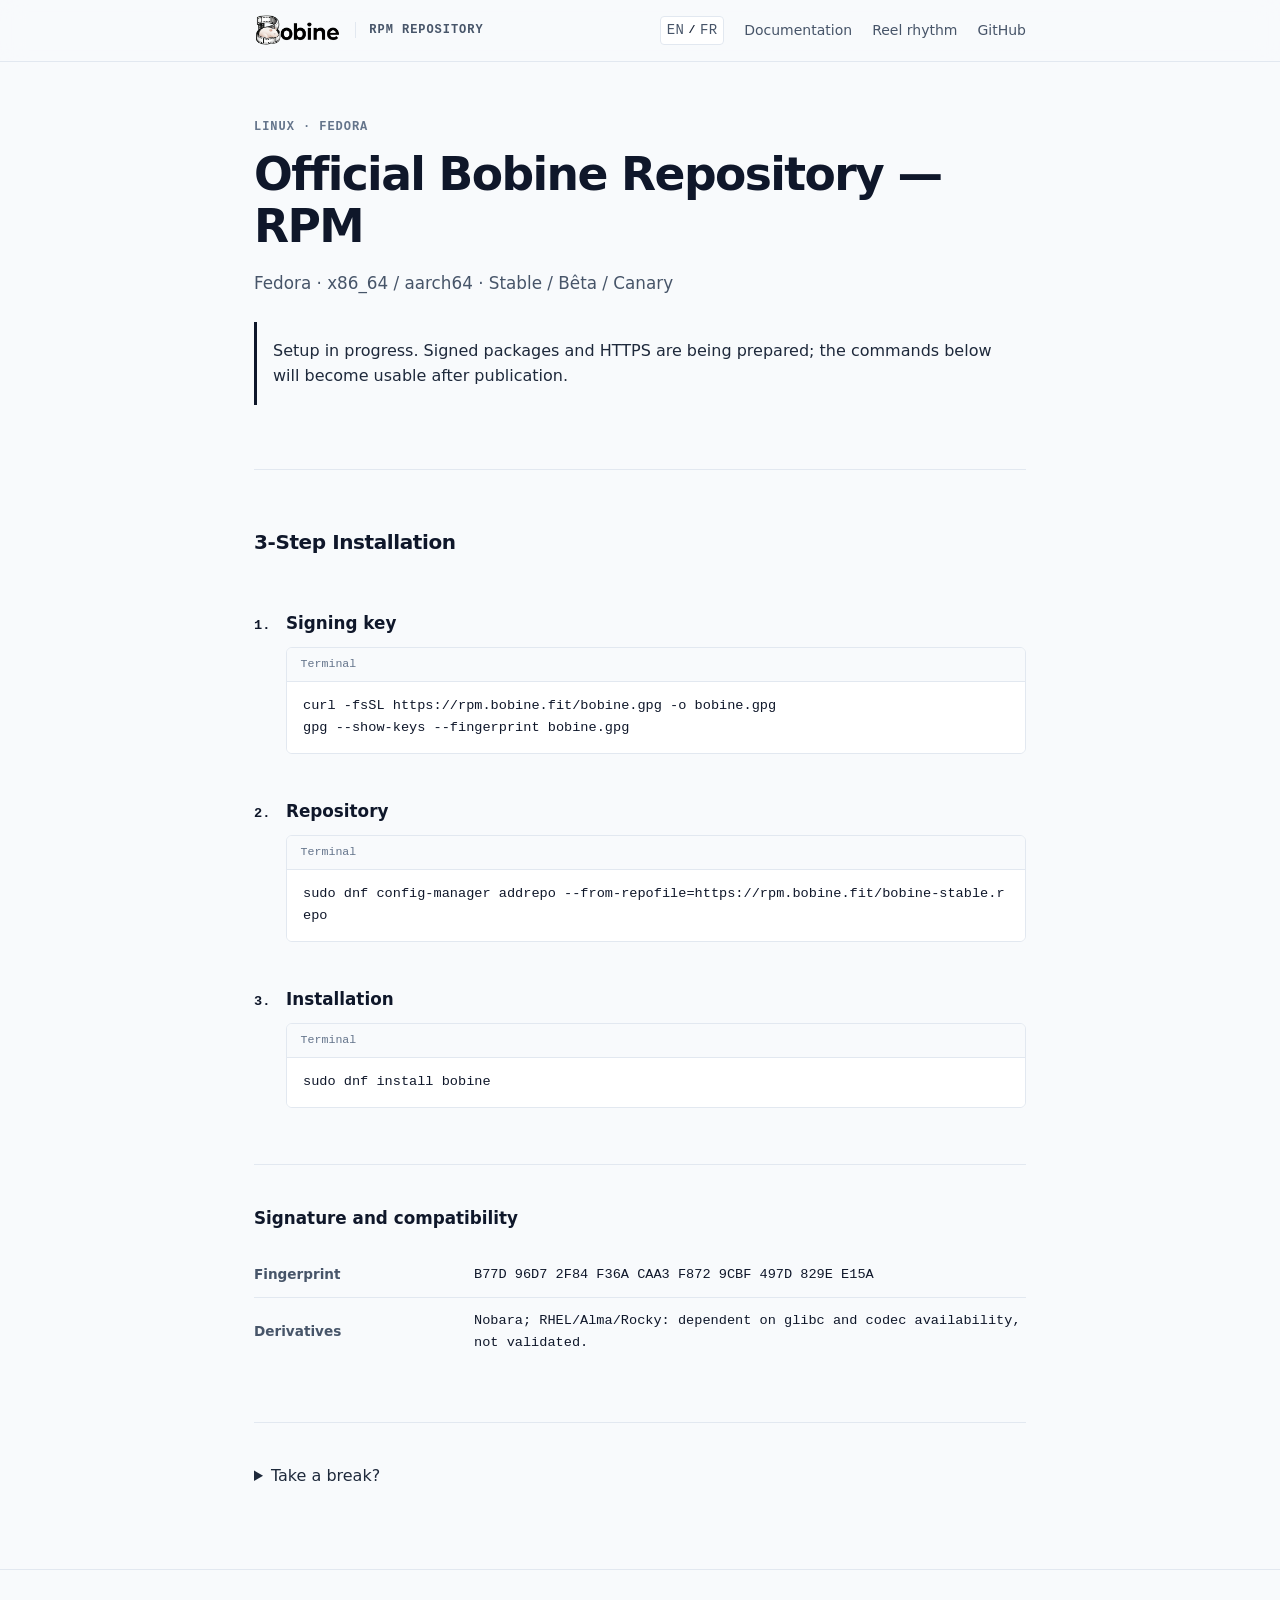
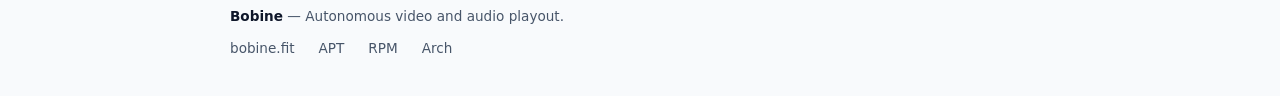
<file: index.html>
<!doctype html><html lang="en"><head><meta charset="utf-8"><meta name="viewport" content="width=device-width,initial-scale=1"><title>Bobine Repository — RPM</title><meta name="description" content="Bobine Repository — RPM"><meta name="robots" content="index,follow"><link rel="canonical" href="https://rpm.bobine.fit/"><link rel="stylesheet" href="/assets/repository.css"><link rel="icon" href="/logo_bobine_entier.png"></head><body><header class="site-header"><div class="site-header__inner"><a href="https://bobine.fit" class="site-brand"><img src="/logo_bobine_entier.png" class="site-brand__logo" alt="Bobine" width="261" height="96"><span class="site-brand__divider" aria-hidden="true"></span><span class="site-brand__label">RPM Repository</span></a><nav class="site-nav" aria-label="Navigation"><div class="lang-switch"><a class="site-nav__link" href="/" lang="en">EN</a><span aria-hidden="true">/</span><a class="site-nav__link" href="/fr/" lang="fr">FR</a></div><a class="site-nav__link" href="https://bobine.fit/en/documentation">Documentation</a><a class="site-nav__link" href="/game/">Reel rhythm</a><a class="site-nav__link" href="https://github.com/FantasmaGlad/Bobine">GitHub</a></nav></div></header><main class="page-main"><section class="hero"><span class="hero__category">Linux · Fedora</span><h1 class="hero__title">Official Bobine Repository — RPM</h1><p class="hero__desc">Fedora · x86_64 / aarch64 · Stable / Bêta / Canary</p><p class="repo-notice" role="status">Setup in progress. Signed packages and HTTPS are being prepared; the commands below will become usable after publication.</p></section><section class="install-flow"><h2 class="flow-section-title">3-Step Installation</h2><article class="install-step"><div class="install-step__header"><span class="install-step__num">1.</span><h3 class="install-step__title">Signing key</h3></div><div class="command-wrapper"><div class="command-header"><span>Terminal</span></div><div class="command-body"><pre><code>curl -fsSL https://rpm.bobine.fit/bobine.gpg -o bobine.gpg
gpg --show-keys --fingerprint bobine.gpg</code></pre></div></div></article><article class="install-step"><div class="install-step__header"><span class="install-step__num">2.</span><h3 class="install-step__title">Repository</h3></div><div class="command-wrapper"><div class="command-header"><span>Terminal</span></div><div class="command-body"><pre><code>sudo dnf config-manager addrepo --from-repofile=https://rpm.bobine.fit/bobine-stable.repo</code></pre></div></div></article><article class="install-step"><div class="install-step__header"><span class="install-step__num">3.</span><h3 class="install-step__title">Installation</h3></div><div class="command-wrapper"><div class="command-header"><span>Terminal</span></div><div class="command-body"><pre><code>sudo dnf install bobine</code></pre></div></div></article></section><section class="specs-section"><h2 class="specs-section__title">Signature and compatibility</h2><table class="specs-table"><tr><th scope="row">Fingerprint</th><td><code>B77D 96D7 2F84 F36A CAA3 F872 9CBF 497D 829E E15A</code></td></tr><tr><th scope="row">Derivatives</th><td>Nobara; RHEL/Alma/Rocky: dependent on glibc and codec availability, not validated.</td></tr></table></section><section class="specs-section"><details><summary>Take a break?</summary><p><a href="/game/">Reel rhythm</a> · One local game, no account or tracking.</p></details></section></main><footer class="site-footer"><div class="site-footer__inner"><div class="site-footer__top"><p class="site-footer__copy"><strong>Bobine</strong> — Autonomous video and audio playout.</p><nav class="site-footer__links"><a href="https://bobine.fit">bobine.fit</a><a href="https://apt.bobine.fit">APT</a><a href="https://rpm.bobine.fit">RPM</a><a href="https://arch.bobine.fit">Arch</a></nav></div></div></footer></body></html>
</file>
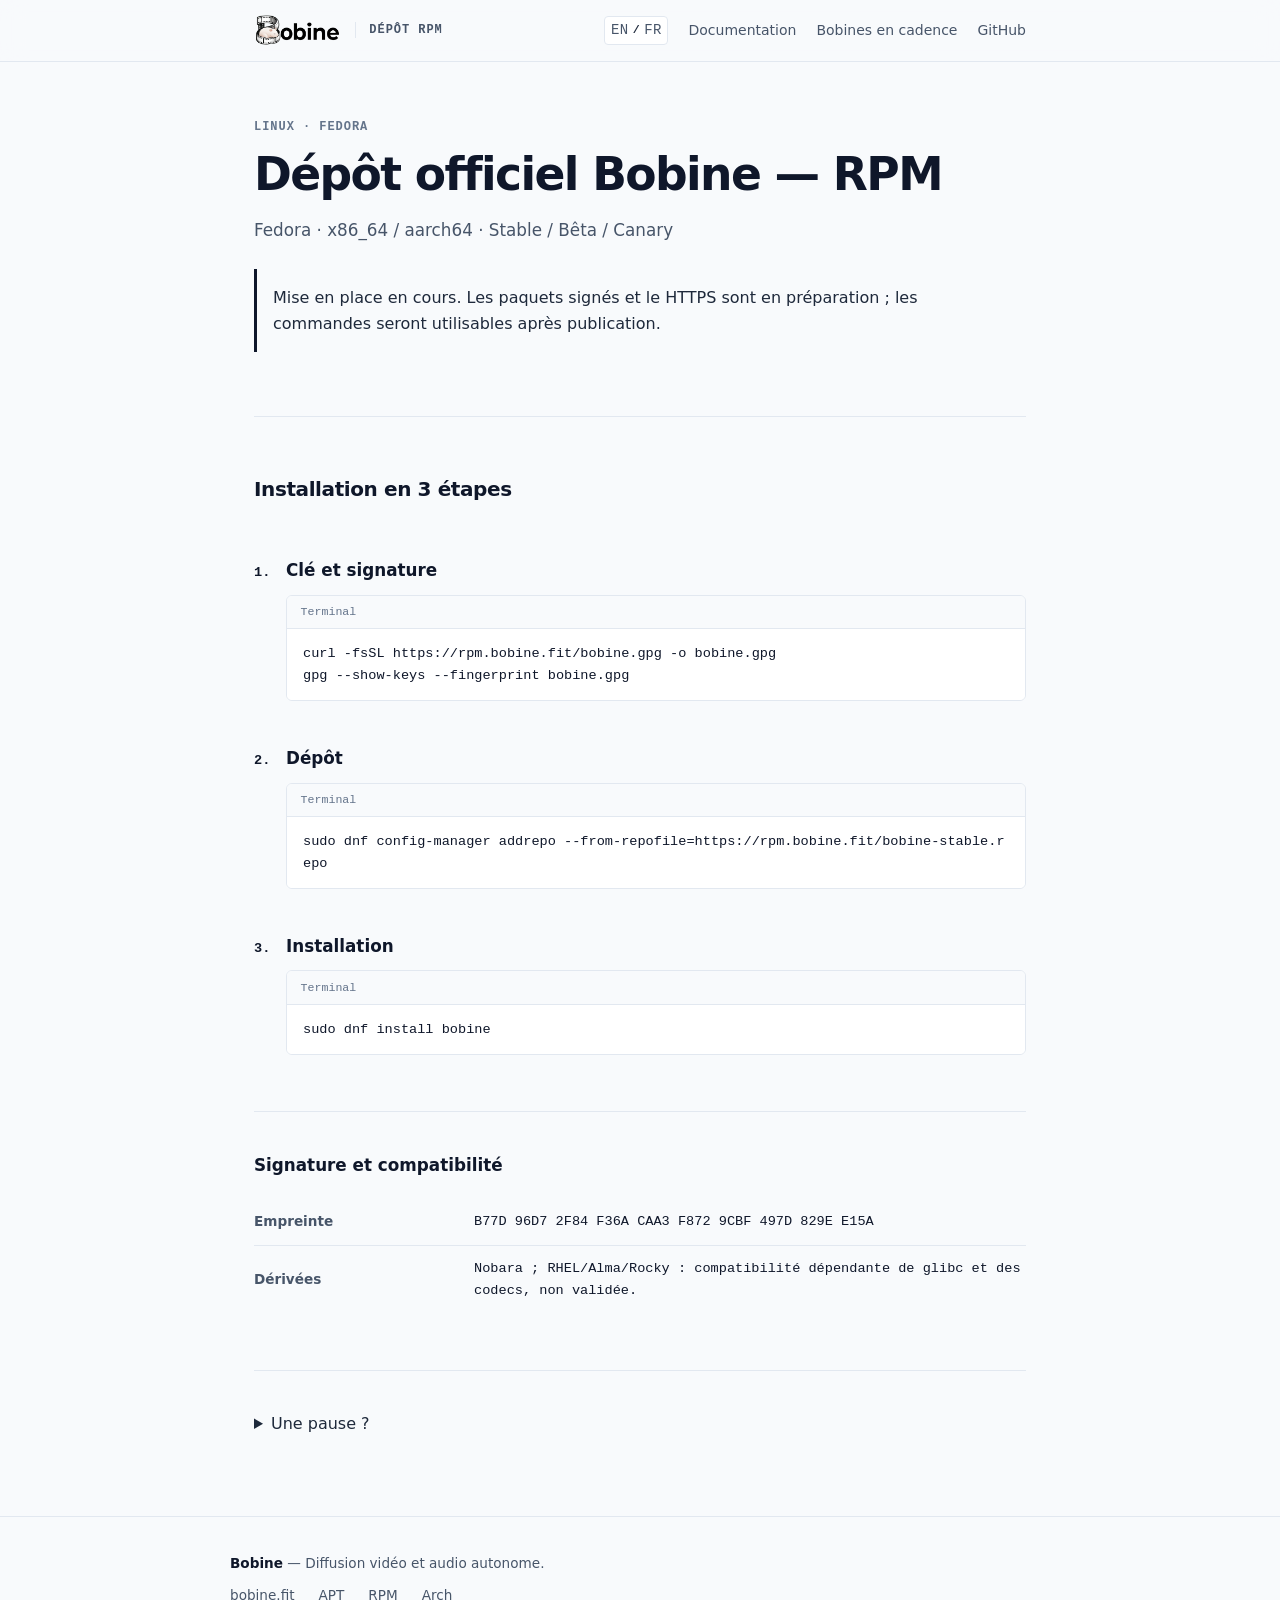
<file: fr/index.html>
<!doctype html><html lang="fr"><head><meta charset="utf-8"><meta name="viewport" content="width=device-width,initial-scale=1"><title>Dépôt Bobine RPM</title><meta name="description" content="Dépôt Bobine RPM"><meta name="robots" content="index,follow"><link rel="canonical" href="https://rpm.bobine.fit/fr/"><link rel="stylesheet" href="/assets/repository.css"><link rel="icon" href="/logo_bobine_entier.png"></head><body><header class="site-header"><div class="site-header__inner"><a href="https://bobine.fit" class="site-brand"><img src="/logo_bobine_entier.png" class="site-brand__logo" alt="Bobine" width="261" height="96"><span class="site-brand__divider" aria-hidden="true"></span><span class="site-brand__label">Dépôt RPM</span></a><nav class="site-nav" aria-label="Navigation"><div class="lang-switch"><a class="site-nav__link" href="/" lang="en">EN</a><span aria-hidden="true">/</span><a class="site-nav__link" href="/fr/" lang="fr">FR</a></div><a class="site-nav__link" href="https://bobine.fit/fr/documentation">Documentation</a><a class="site-nav__link" href="/fr/jeu/">Bobines en cadence</a><a class="site-nav__link" href="https://github.com/FantasmaGlad/Bobine">GitHub</a></nav></div></header><main class="page-main"><section class="hero"><span class="hero__category">Linux · Fedora</span><h1 class="hero__title">Dépôt officiel Bobine — RPM</h1><p class="hero__desc">Fedora · x86_64 / aarch64 · Stable / Bêta / Canary</p><p class="repo-notice" role="status">Mise en place en cours. Les paquets signés et le HTTPS sont en préparation ; les commandes seront utilisables après publication.</p></section><section class="install-flow"><h2 class="flow-section-title">Installation en 3 étapes</h2><article class="install-step"><div class="install-step__header"><span class="install-step__num">1.</span><h3 class="install-step__title">Clé et signature</h3></div><div class="command-wrapper"><div class="command-header"><span>Terminal</span></div><div class="command-body"><pre><code>curl -fsSL https://rpm.bobine.fit/bobine.gpg -o bobine.gpg
gpg --show-keys --fingerprint bobine.gpg</code></pre></div></div></article><article class="install-step"><div class="install-step__header"><span class="install-step__num">2.</span><h3 class="install-step__title">Dépôt</h3></div><div class="command-wrapper"><div class="command-header"><span>Terminal</span></div><div class="command-body"><pre><code>sudo dnf config-manager addrepo --from-repofile=https://rpm.bobine.fit/bobine-stable.repo</code></pre></div></div></article><article class="install-step"><div class="install-step__header"><span class="install-step__num">3.</span><h3 class="install-step__title">Installation</h3></div><div class="command-wrapper"><div class="command-header"><span>Terminal</span></div><div class="command-body"><pre><code>sudo dnf install bobine</code></pre></div></div></article></section><section class="specs-section"><h2 class="specs-section__title">Signature et compatibilité</h2><table class="specs-table"><tr><th scope="row">Empreinte</th><td><code>B77D 96D7 2F84 F36A CAA3 F872 9CBF 497D 829E E15A</code></td></tr><tr><th scope="row">Dérivées</th><td>Nobara ; RHEL/Alma/Rocky : compatibilité dépendante de glibc et des codecs, non validée.</td></tr></table></section><section class="specs-section"><details><summary>Une pause ?</summary><p><a href="/fr/jeu/">Bobines en cadence</a> · Un jeu local, sans compte ni suivi.</p></details></section></main><footer class="site-footer"><div class="site-footer__inner"><div class="site-footer__top"><p class="site-footer__copy"><strong>Bobine</strong> — Diffusion vidéo et audio autonome.</p><nav class="site-footer__links"><a href="https://bobine.fit">bobine.fit</a><a href="https://apt.bobine.fit">APT</a><a href="https://rpm.bobine.fit">RPM</a><a href="https://arch.bobine.fit">Arch</a></nav></div></div></footer></body></html>
</file>
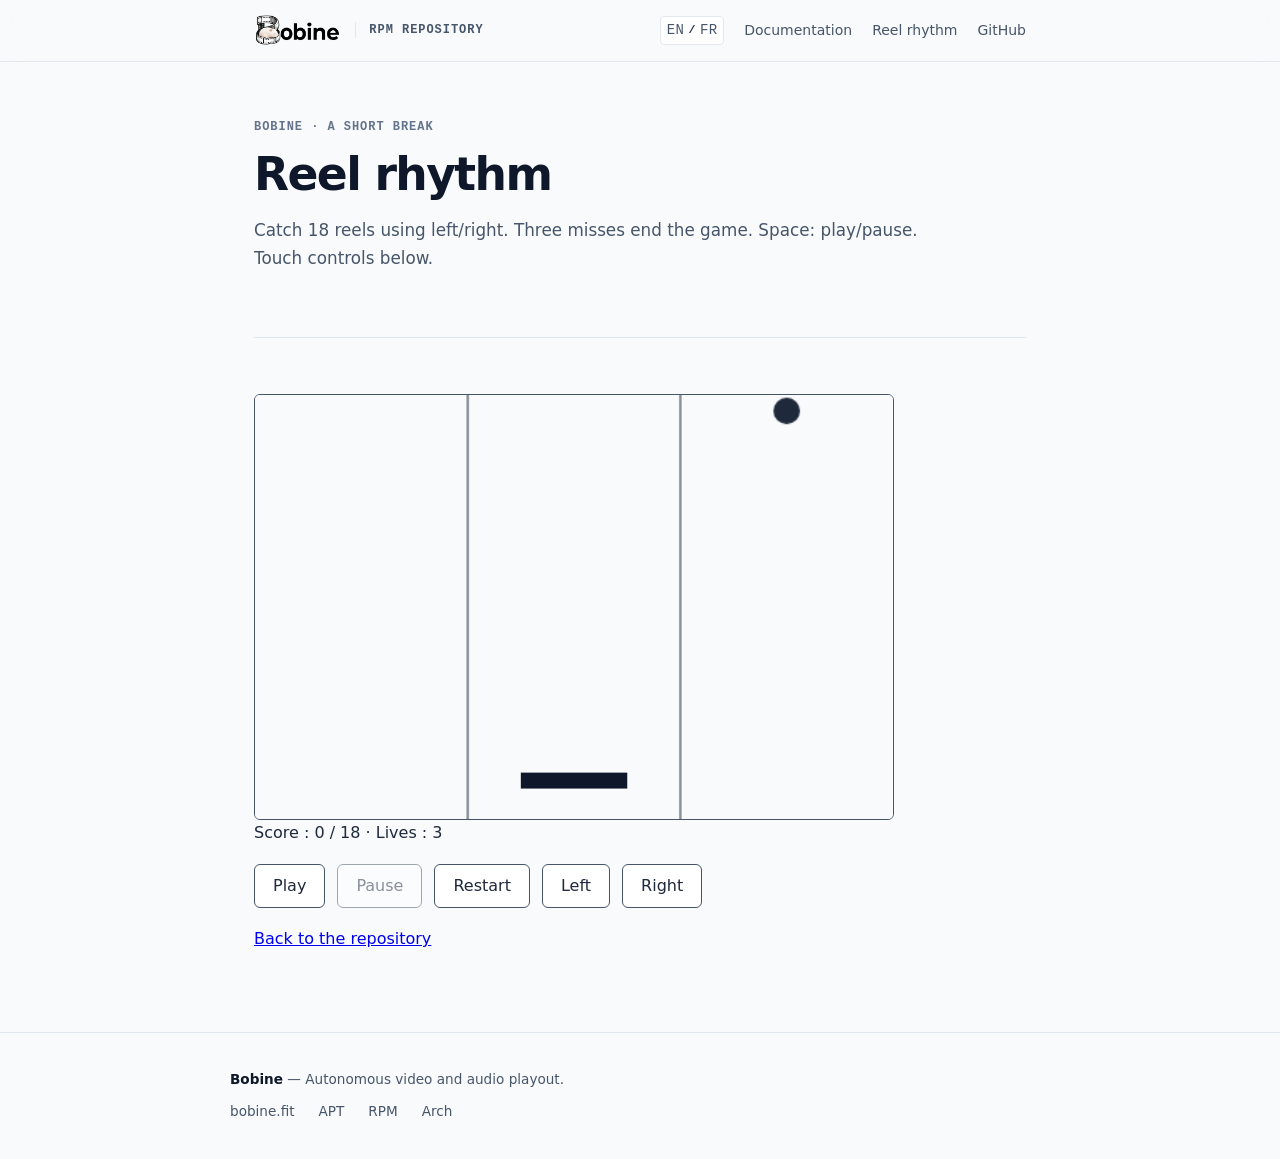
<file: game/index.html>
<!doctype html><html lang="en"><head><meta charset="utf-8"><meta name="viewport" content="width=device-width,initial-scale=1"><title>Bobines en cadence</title><meta name="description" content="Bobines en cadence"><meta name="robots" content="index,follow"><link rel="canonical" href="https://rpm.bobine.fit/game/"><link rel="stylesheet" href="/assets/repository.css"><link rel="icon" href="/logo_bobine_entier.png"></head><body><header class="site-header"><div class="site-header__inner"><a href="https://bobine.fit" class="site-brand"><img src="/logo_bobine_entier.png" class="site-brand__logo" alt="Bobine" width="261" height="96"><span class="site-brand__divider" aria-hidden="true"></span><span class="site-brand__label">RPM Repository</span></a><nav class="site-nav" aria-label="Navigation"><div class="lang-switch"><a class="site-nav__link" href="/" lang="en">EN</a><span aria-hidden="true">/</span><a class="site-nav__link" href="/fr/" lang="fr">FR</a></div><a class="site-nav__link" href="https://bobine.fit/en/documentation">Documentation</a><a class="site-nav__link" href="/game/">Reel rhythm</a><a class="site-nav__link" href="https://github.com/FantasmaGlad/Bobine">GitHub</a></nav></div></header><main class="page-main"><section class="hero"><span class="hero__category">Bobine · A short break</span><h1 class="hero__title">Reel rhythm</h1><p class="hero__desc" id="instructions">Catch 18 reels using left/right. Three misses end the game. Space: play/pause. Touch controls below.</p></section><canvas class="game-board" width="480" height="320" data-kind="catch" tabindex="0" role="img" aria-label="Bobines en cadence" aria-describedby="instructions">Catch 18 reels using left/right. Three misses end the game.</canvas><p role="status" aria-live="polite" aria-atomic="true"></p><div class="game-controls"><button data-play>Play</button><button data-pause disabled>Pause</button><button data-reset>Restart</button><button data-left>Left</button><button data-right>Right</button></div><p><a href="/">Back to the repository</a></p><script type="module" src="/assets/game.mjs"></script></main><footer class="site-footer"><div class="site-footer__inner"><div class="site-footer__top"><p class="site-footer__copy"><strong>Bobine</strong> — Autonomous video and audio playout.</p><nav class="site-footer__links"><a href="https://bobine.fit">bobine.fit</a><a href="https://apt.bobine.fit">APT</a><a href="https://rpm.bobine.fit">RPM</a><a href="https://arch.bobine.fit">Arch</a></nav></div></div></footer></body></html>
</file>
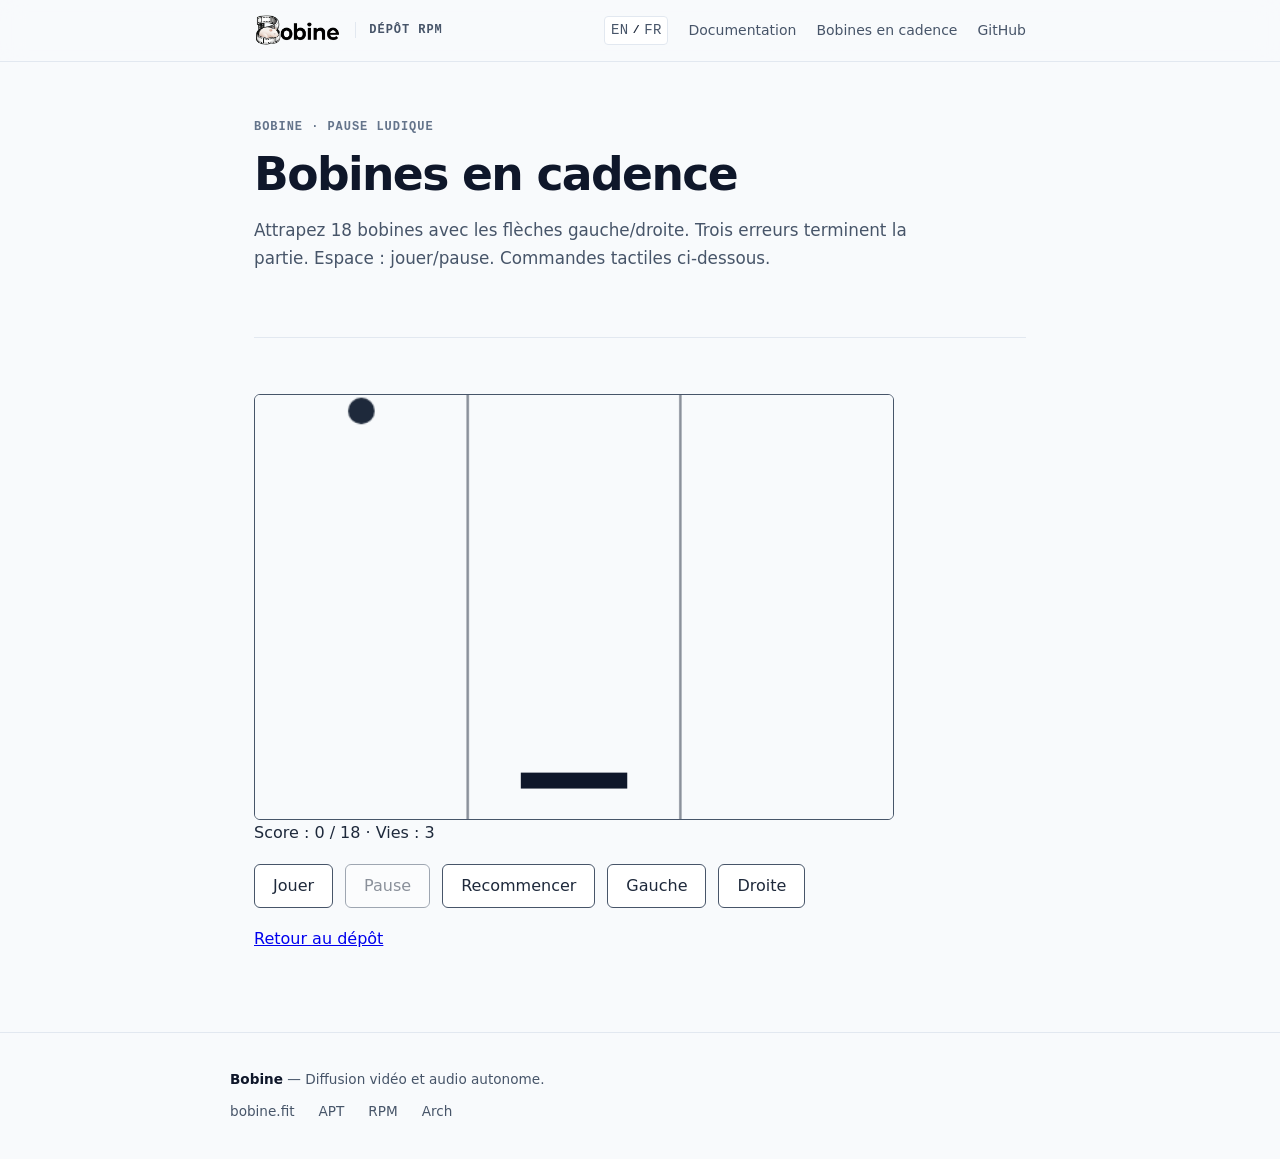
<file: fr/jeu/index.html>
<!doctype html><html lang="fr"><head><meta charset="utf-8"><meta name="viewport" content="width=device-width,initial-scale=1"><title>Bobines en cadence</title><meta name="description" content="Bobines en cadence"><meta name="robots" content="index,follow"><link rel="canonical" href="https://rpm.bobine.fit/fr/jeu/"><link rel="stylesheet" href="/assets/repository.css"><link rel="icon" href="/logo_bobine_entier.png"></head><body><header class="site-header"><div class="site-header__inner"><a href="https://bobine.fit" class="site-brand"><img src="/logo_bobine_entier.png" class="site-brand__logo" alt="Bobine" width="261" height="96"><span class="site-brand__divider" aria-hidden="true"></span><span class="site-brand__label">Dépôt RPM</span></a><nav class="site-nav" aria-label="Navigation"><div class="lang-switch"><a class="site-nav__link" href="/" lang="en">EN</a><span aria-hidden="true">/</span><a class="site-nav__link" href="/fr/" lang="fr">FR</a></div><a class="site-nav__link" href="https://bobine.fit/fr/documentation">Documentation</a><a class="site-nav__link" href="/fr/jeu/">Bobines en cadence</a><a class="site-nav__link" href="https://github.com/FantasmaGlad/Bobine">GitHub</a></nav></div></header><main class="page-main"><section class="hero"><span class="hero__category">Bobine · Pause ludique</span><h1 class="hero__title">Bobines en cadence</h1><p class="hero__desc" id="instructions">Attrapez 18 bobines avec les flèches gauche/droite. Trois erreurs terminent la partie. Espace : jouer/pause. Commandes tactiles ci-dessous.</p></section><canvas class="game-board" width="480" height="320" data-kind="catch" tabindex="0" role="img" aria-label="Bobines en cadence" aria-describedby="instructions">Attrapez 18 bobines avec les flèches gauche/droite. Trois erreurs terminent la partie.</canvas><p role="status" aria-live="polite" aria-atomic="true"></p><div class="game-controls"><button data-play>Jouer</button><button data-pause disabled>Pause</button><button data-reset>Recommencer</button><button data-left>Gauche</button><button data-right>Droite</button></div><p><a href="/fr/">Retour au dépôt</a></p><script type="module" src="/assets/game.mjs"></script></main><footer class="site-footer"><div class="site-footer__inner"><div class="site-footer__top"><p class="site-footer__copy"><strong>Bobine</strong> — Diffusion vidéo et audio autonome.</p><nav class="site-footer__links"><a href="https://bobine.fit">bobine.fit</a><a href="https://apt.bobine.fit">APT</a><a href="https://rpm.bobine.fit">RPM</a><a href="https://arch.bobine.fit">Arch</a></nav></div></div></footer></body></html>
</file>
<file: assets/repository.css>
/* --------------------------------------------------------------------------
       Bobine — Design System (Thème Clair : Albâtre & Ardoise)
       Esthétique monochrome épurée, typographique, sans boîtes superflues
       -------------------------------------------------------------------------- */
    :root {
      --bg-canvas: #f8fafc;
      --bg-surface: #ffffff;
      --bg-code: #0f172a;
      --text-heading: #0f172a;
      --text-main: #1e293b;
      --text-muted: #475569;
      --text-dim: #64748b;
      --border-subtle: #e2e8f0;
      --border-focus: #0f172a;
      --accent-primary: #0f172a;
      --accent-primary-fg: #ffffff;
      --accent-hover: #1e293b;
      --accent-success: #16a34a;
      --radius-sm: 4px;
      --radius-md: 6px;
      --font-sans: system-ui, -apple-system, BlinkMacSystemFont, "Segoe UI", Roboto, "Inter", sans-serif;
      --font-mono: ui-monospace, SFMono-Regular, Menlo, Monaco, Consolas, "Liberation Mono", "Courier New", monospace;
    }

    * { box-sizing: border-box; margin: 0; padding: 0; }

    body {
      font-family: var(--font-sans);
      background-color: var(--bg-canvas);
      color: var(--text-main);
      line-height: 1.6;
      -webkit-font-smoothing: antialiased;
    }

    /* En-tête persistant fidèle à bobine.fit */
    .site-header {
      position: sticky;
      top: 0;
      z-index: 100;
      background: color-mix(in srgb, var(--bg-canvas) 85%, transparent);
      -webkit-backdrop-filter: blur(var(--blur-header));
      backdrop-filter: blur(var(--blur-header));
      border-bottom: 1px solid var(--border-subtle);
    }

    .site-header__inner {
      max-width: 820px;
      margin: 0 auto;
      padding: 0.9rem 1.5rem;
      display: flex;
      align-items: center;
      justify-content: space-between;
      gap: 1rem;
    }

    .site-brand {
      display: inline-flex;
      align-items: center;
      gap: 0.85rem;
      text-decoration: none;
      color: var(--text-heading);
    }

    .site-brand__logo {
      height: 2rem;
      width: auto;
      display: block;
    }

    .site-brand__divider {
      width: 1px;
      height: 16px;
      background: var(--border-subtle);
    }

    .site-brand__label {
      font-family: var(--font-mono);
      font-size: 0.75rem;
      font-weight: 700;
      letter-spacing: 0.08em;
      text-transform: uppercase;
      color: var(--text-muted);
    }

    .site-nav {
      display: flex;
      align-items: center;
      gap: 1.25rem;
    }

    .lang-switch {
      display: inline-flex;
      align-items: center;
      gap: 0.25rem;
      font-family: var(--font-mono);
      font-size: 0.725rem;
      font-weight: 700;
      letter-spacing: 0.04em;
      padding: 0.15rem 0.35rem;
      border: 1px solid var(--border-subtle);
      border-radius: var(--radius-sm);
      background: var(--bg-surface);
    }

    .lang-switch__btn {
      background: none;
      border: none;
      font-family: inherit;
      font-size: inherit;
      font-weight: inherit;
      color: var(--text-dim);
      cursor: pointer;
      padding: 0.15rem 0.35rem;
      border-radius: 2px;
      line-height: 1;
      transition: color 0.15s ease, background 0.15s ease;
    }

    .lang-switch__btn:hover {
      color: var(--text-heading);
    }

    .lang-switch__btn.is-active {
      color: var(--accent-primary-fg);
      background: var(--text-heading);
    }

    .lang-switch__sep {
      color: var(--border-subtle);
      font-size: 0.7rem;
      user-select: none;
    }

    .site-nav__link {
      font-size: 0.875rem;
      font-weight: 500;
      color: var(--text-muted);
      text-decoration: none;
      display: inline-flex;
      align-items: center;
      gap: 0.35rem;
      transition: color 0.15s ease;
    }

    .site-nav__link:hover {
      color: var(--text-heading);
    }

    /* Conteneur principal */
    .page-main {
      max-width: 820px;
      margin: 0 auto;
      padding: 3.5rem 1.5rem 5rem;
    }

    /* Section Hero (sans encadré) */
    .hero {
      margin-bottom: 3.5rem;
      padding-bottom: 2.5rem;
      border-bottom: 1px solid var(--border-subtle);
    }

    .hero__category {
      font-family: var(--font-mono);
      font-size: 0.75rem;
      font-weight: 700;
      letter-spacing: 0.08em;
      text-transform: uppercase;
      color: var(--text-dim);
      margin-bottom: 0.75rem;
      display: block;
    }

    .hero__title {
      font-size: clamp(2.1rem, 4.5vw, 2.85rem);
      font-weight: 800;
      letter-spacing: -0.035em;
      color: var(--text-heading);
      line-height: 1.15;
      margin-bottom: 1rem;
    }

    .hero__desc {
      font-size: 1.05rem;
      color: var(--text-muted);
      line-height: 1.65;
      max-width: 44rem;
      margin-bottom: 1.5rem;
    }

    .hero__meta {
      display: flex;
      flex-wrap: wrap;
      align-items: center;
      gap: 0.65rem 1.25rem;
      font-size: 0.825rem;
      color: var(--text-muted);
    }

    .hero__meta-item {
      display: inline-flex;
      align-items: center;
      gap: 0.4rem;
    }

    .hero__meta-dot {
      width: 6px;
      height: 6px;
      border-radius: 50%;
      background: var(--accent-success);
    }

    /* Section Instructions d'installation (flux direct, pas de boîtes dans des boîtes) */
    .install-flow {
      display: flex;
      flex-direction: column;
      gap: 2.75rem;
    }

    .flow-section-title {
      font-size: 1.25rem;
      font-weight: 800;
      letter-spacing: -0.02em;
      color: var(--text-heading);
      margin-bottom: 0.5rem;
    }

    .install-step {
      display: flex;
      flex-direction: column;
      gap: 0.65rem;
    }

    .install-step__header {
      display: flex;
      align-items: baseline;
      gap: 0.75rem;
    }

    .install-step__num {
      font-family: var(--font-mono);
      font-size: 0.85rem;
      font-weight: 800;
      color: var(--text-heading);
      min-width: 1.25rem;
    }

    .install-step__title {
      font-size: 1.05rem;
      font-weight: 700;
      color: var(--text-heading);
    }

    .install-step__desc {
      font-size: 0.925rem;
      color: var(--text-muted);
      line-height: 1.6;
      padding-left: 2rem;
    }

    /* Bloc de commande unifié (style officiel bobine.fit) */
    .command-wrapper {
      margin-left: 2rem;
      background: var(--bg-surface);
      border: 1px solid var(--border-subtle);
      border-radius: var(--radius-md);
      overflow: hidden;
      transition: border-color 0.15s ease;
    }

    .command-wrapper:focus-within {
      border-color: var(--border-focus);
    }

    .command-header {
      display: flex;
      align-items: center;
      justify-content: space-between;
      padding: 0.45rem 0.85rem;
      background: var(--bg-canvas);
      border-bottom: 1px solid var(--border-subtle);
      font-family: var(--font-mono);
      font-size: 0.725rem;
      color: var(--text-dim);
    }

    .command-body {
      display: flex;
      align-items: center;
      justify-content: space-between;
      gap: 0.75rem;
      padding: 0.85rem 1rem;
      background: var(--bg-surface);
      overflow-x: auto;
    }

    .command-body code {
      font-family: var(--font-mono);
      font-size: 0.85rem;
      color: var(--text-heading);
      white-space: pre-wrap;
      word-break: break-all;
      flex: 1;
    }

    .copy-btn {
      display: inline-flex;
      align-items: center;
      gap: 0.4rem;
      padding: 0.4rem 0.75rem;
      border-radius: var(--radius-sm);
      border: 1px solid var(--border-subtle);
      background: var(--bg-surface);
      color: var(--text-main);
      font-family: var(--font-sans);
      font-size: 0.75rem;
      font-weight: 600;
      cursor: pointer;
      transition: all 0.15s ease;
      flex-shrink: 0;
      user-select: none;
    }

    .copy-btn:hover {
      background: var(--text-heading);
      color: var(--accent-primary-fg);
      border-color: var(--text-heading);
    }

    .copy-btn.is-copied {
      background: color-mix(in srgb, var(--accent-success) 12%, transparent);
      color: var(--accent-success);
      border-color: var(--accent-success);
    }

    /* Note informative sobre pour le canal Bêta */
    .info-callout {
      margin-left: 2rem;
      padding: 0.85rem 1rem;
      background: color-mix(in srgb, var(--text-muted) 6%, transparent);
      border-left: 3px solid var(--text-heading);
      border-radius: 0 var(--radius-sm) var(--radius-sm) 0;
      font-size: 0.85rem;
      color: var(--text-muted);
      line-height: 1.6;
    }

    .info-callout strong {
      color: var(--text-heading);
    }

    .info-callout code {
      font-family: var(--font-mono);
      font-size: 0.8rem;
      background: color-mix(in srgb, var(--text-heading) 8%, transparent);
      padding: 0.1rem 0.35rem;
      border-radius: var(--radius-sm);
      color: var(--text-heading);
    }

    /* Tableau technique d'audit (sans boîtes imbriquées) */
    .specs-section {
      margin-top: 3.5rem;
      padding-top: 2.5rem;
      border-top: 1px solid var(--border-subtle);
    }

    .specs-section__title {
      font-size: 1.05rem;
      font-weight: 700;
      color: var(--text-heading);
      margin-bottom: 1.25rem;
    }

    .specs-table {
      width: 100%;
      border-collapse: collapse;
      font-size: 0.85rem;
    }

    .specs-table tr {
      border-bottom: 1px solid var(--border-subtle);
    }

    .specs-table tr:last-child {
      border-bottom: none;
    }

    .specs-table th {
      text-align: left;
      padding: 0.75rem 0;
      font-weight: 600;
      color: var(--text-muted);
      width: 220px;
    }

    .specs-table td {
      padding: 0.75rem 0;
      font-family: var(--font-mono);
      color: var(--text-heading);
      word-break: break-all;
    }

    .specs-table td a {
      color: var(--text-heading);
      text-decoration: underline;
      text-underline-offset: 3px;
    }

    .specs-table td a:hover {
      color: var(--text-muted);
    }

    /* Pied de page sobre avec séparation nette */
    .site-footer {
      border-top: 1px solid var(--border-subtle);
      background: var(--bg-canvas);
      padding: 2.25rem 1.5rem;
      font-size: 0.85rem;
      color: var(--text-muted);
    }

    .site-footer__inner {
      max-width: 820px;
      margin: 0 auto;
      display: flex;
      flex-direction: column;
      gap: 1.25rem;
    }

    .site-footer__top {
      display: flex;
      flex-direction: column;
      gap: 0.65rem;
    }

    .site-footer__copy strong {
      color: var(--text-heading);
      font-weight: 700;
    }

    .site-footer__links {
      display: flex;
      align-items: center;
      flex-wrap: wrap;
      gap: 1.5rem;
    }

    .site-footer__links a {
      color: var(--text-muted);
      text-decoration: none;
      transition: color 0.15s ease;
      display: inline-flex;
      align-items: center;
      gap: 0.35rem;
    }

    .site-footer__links a:hover {
      color: var(--text-heading);
    }

    .site-footer__bottom {
      display: flex;
      justify-content: flex-end;
      padding-top: 1.1rem;
      border-top: 1px solid var(--border-subtle);
    }

    .footer-recruit {
      display: inline-flex;
      align-items: center;
      gap: 0.65rem;
      flex-wrap: wrap;
      justify-content: flex-end;
      text-decoration: none;
      color: var(--text-muted);
      font-size: 0.8rem;
      line-height: 1.4;
      transition: color 0.15s ease;
    }

    .footer-recruit:hover {
      color: var(--text-heading);
    }

    .footer-recruit svg {
      flex-shrink: 0;
      color: var(--text-dim);
    }

    .footer-recruit__email {
      font-family: var(--font-mono);
      font-weight: 600;
      color: var(--text-heading);
      text-decoration: underline;
      text-underline-offset: 2px;
      white-space: nowrap;
    }

    @media (max-width: 640px) {
      .site-footer__bottom { justify-content: flex-start; }
      .footer-recruit { justify-content: flex-start; }
      .page-main { padding: 2rem 1.25rem 3.5rem; }
      .site-header__inner { flex-wrap: wrap; }
      .site-nav { width: 100%; justify-content: space-between; gap: 0.75rem; }
      .install-step__desc, .command-wrapper, .info-callout { margin-left: 0; padding-left: 0; }
      .specs-table th { width: 140px; }
      .command-body { flex-direction: column; align-items: flex-start; }
      .copy-btn { width: 100%; justify-content: center; }
    }
  
:root { --blur-header: 12px; }
a:focus-visible,button:focus-visible,canvas:focus-visible { outline:3px solid var(--border-focus); outline-offset:4px; }
.game-board { display:block;width:100%;max-width:640px;aspect-ratio:3 / 2;border:1px solid var(--text-muted);border-radius:var(--radius-md);touch-action:pan-y; }
.game-controls {display:flex;flex-wrap:wrap;gap:12px;margin:18px 0;}
.game-controls button {min-height:44px;padding:8px 18px;border:1px solid var(--text-muted);border-radius:var(--radius-md);background:var(--bg-surface);color:var(--text-main);font:inherit;cursor:pointer;}
.game-controls button:disabled {opacity:.5;cursor:default;}
.repo-notice {margin:24px 0;padding:16px;border-left:3px solid var(--text-heading);color:var(--text-main);}
@media(prefers-reduced-transparency:reduce){.site-header{background:var(--bg-canvas);backdrop-filter:none;-webkit-backdrop-filter:none;}}
</file>
